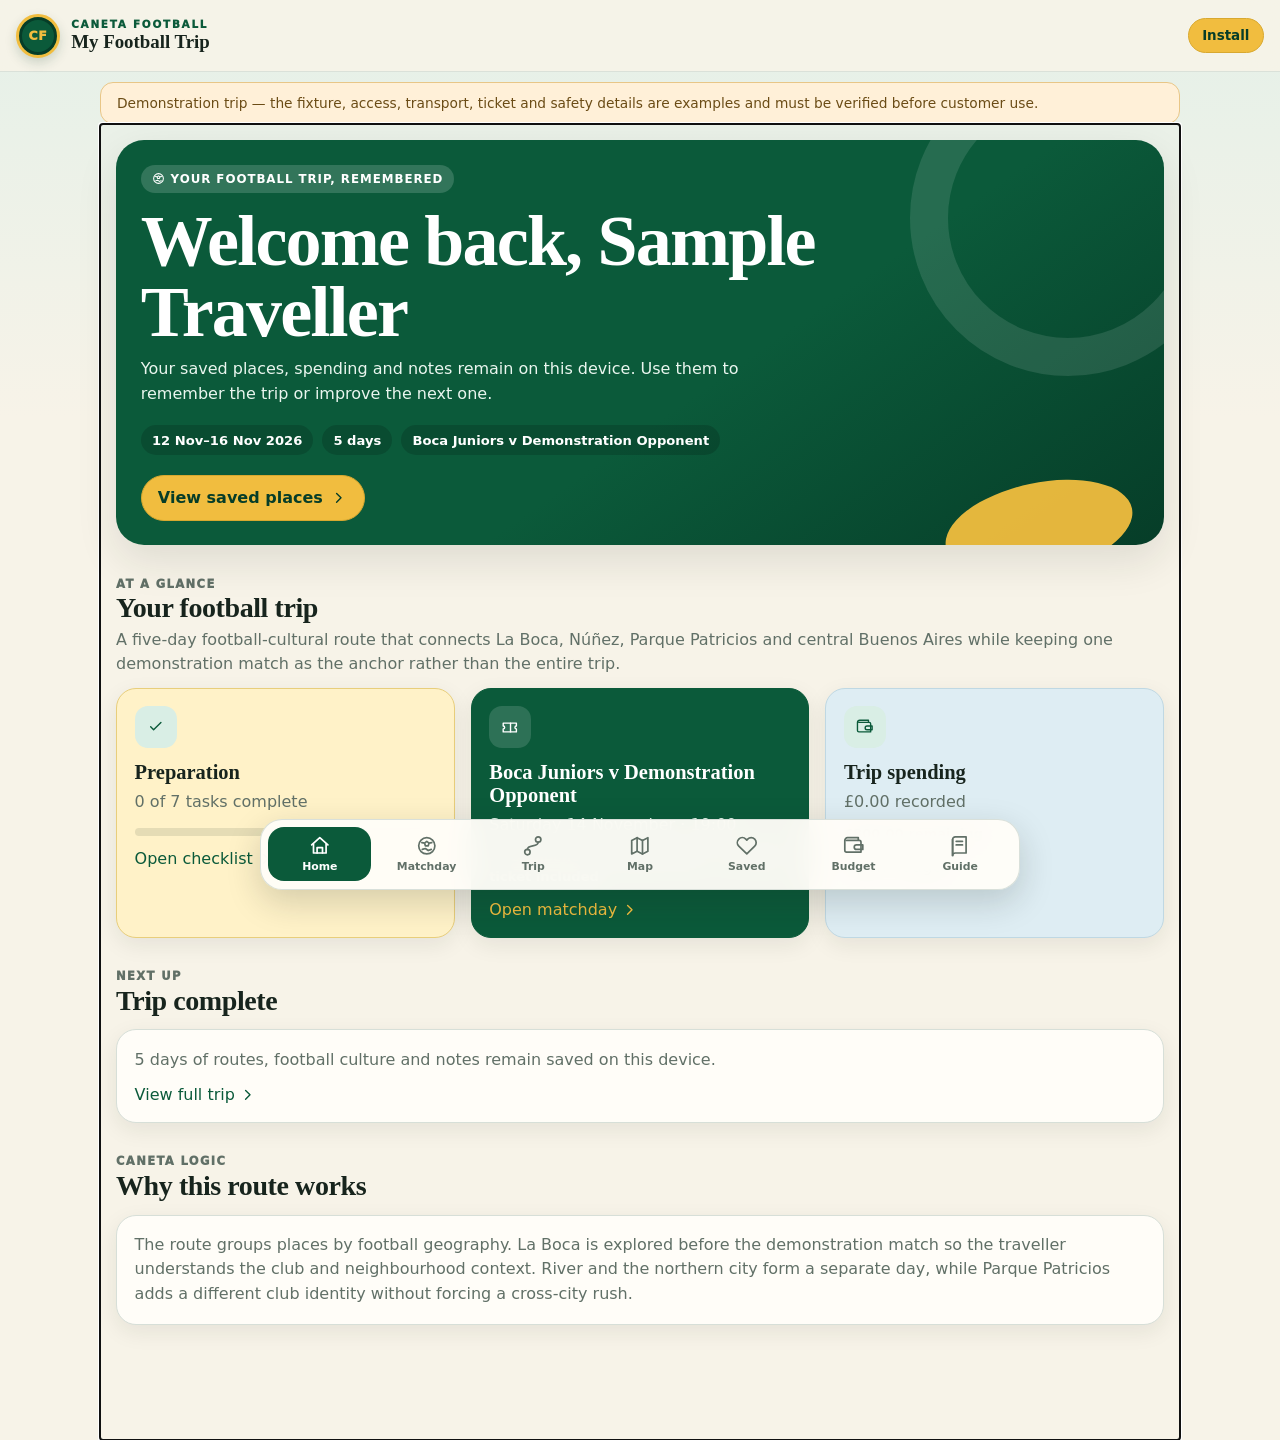
<file: index.html>
<!doctype html>
<html lang="en">
<head>
  <meta charset="utf-8" />
  <meta name="viewport" content="width=device-width, initial-scale=1, viewport-fit=cover" />
  <meta name="theme-color" content="#0b5a3a" />
  <meta name="description" content="Your private, offline-friendly Caneta Football trip companion." />
  <meta name="color-scheme" content="light dark" />
  <link rel="manifest" href="./manifest.webmanifest" />
  <link rel="icon" href="./icons/icon.svg" type="image/svg+xml" />
  <link rel="apple-touch-icon" href="./icons/icon-192.png" />
  <link rel="stylesheet" href="./styles.css" />
  <title>My Football Trip — Caneta Football</title>
</head>
<body>
  <a class="skip-link" href="#main">Skip to content</a>

  <svg class="icon-sprite" aria-hidden="true">
    <symbol id="icon-home" viewBox="0 0 24 24"><path d="m3 11 9-8 9 8"/><path d="M5 10v10h14V10"/><path d="M9 20v-6h6v6"/></symbol>
    <symbol id="icon-ball" viewBox="0 0 24 24"><circle cx="12" cy="12" r="9"/><path d="m9.5 9 2.5-2 2.5 2-.9 3h-3.2zM7 16l3.4-1 3.2 2.3M17 16l-3.4 1.3M6.5 8.5 9.5 9M17.5 8.5 14.5 9"/></symbol>
    <symbol id="icon-route" viewBox="0 0 24 24"><circle cx="6" cy="19" r="3"/><circle cx="18" cy="5" r="3"/><path d="M6 16c0-6 12-2 12-8"/></symbol>
    <symbol id="icon-map" viewBox="0 0 24 24"><path d="m3 6 6-3 6 3 6-3v15l-6 3-6-3-6 3z"/><path d="M9 3v15M15 6v15"/></symbol>
    <symbol id="icon-heart" viewBox="0 0 24 24"><path d="M20.8 4.6a5.5 5.5 0 0 0-7.8 0L12 5.7l-1.1-1.1a5.5 5.5 0 0 0-7.8 7.8L12 21l8.8-8.6a5.5 5.5 0 0 0 0-7.8z"/></symbol>
    <symbol id="icon-wallet" viewBox="0 0 24 24"><path d="M4 6h14a2 2 0 0 1 2 2v11H4a2 2 0 0 1-2-2V6a3 3 0 0 1 3-3h12v3"/><path d="M15 11h7v5h-7a2 2 0 0 1 0-5z"/></symbol>
    <symbol id="icon-guide" viewBox="0 0 24 24"><path d="M4 5a3 3 0 0 1 3-3h12v18H7a3 3 0 0 0-3 3z"/><path d="M4 5v18M8 7h7M8 11h7"/></symbol>
    <symbol id="icon-clock" viewBox="0 0 24 24"><circle cx="12" cy="12" r="9"/><path d="M12 7v5l3 2"/></symbol>
    <symbol id="icon-pin" viewBox="0 0 24 24"><path d="M20 10c0 5-8 11-8 11S4 15 4 10a8 8 0 1 1 16 0z"/><circle cx="12" cy="10" r="2"/></symbol>
    <symbol id="icon-check" viewBox="0 0 24 24"><path d="m5 12 4 4L19 6"/></symbol>
    <symbol id="icon-external" viewBox="0 0 24 24"><path d="M14 4h6v6M20 4l-9 9"/><path d="M18 13v7H4V6h7"/></symbol>
    <symbol id="icon-chevron" viewBox="0 0 24 24"><path d="m9 18 6-6-6-6"/></symbol>
    <symbol id="icon-download" viewBox="0 0 24 24"><path d="M12 3v12m-5-5 5 5 5-5M5 21h14"/></symbol>
    <symbol id="icon-ticket" viewBox="0 0 24 24"><path d="M3 7h18v4a2 2 0 0 0 0 4v4H3v-4a2 2 0 0 0 0-4z"/><path d="M13 7v12"/></symbol>
    <symbol id="icon-shield" viewBox="0 0 24 24"><path d="M12 3 20 6v6c0 5-3.5 8-8 9-4.5-1-8-4-8-9V6z"/><path d="m9 12 2 2 4-5"/></symbol>
    <symbol id="icon-info" viewBox="0 0 24 24"><circle cx="12" cy="12" r="9"/><path d="M12 11v6M12 7h.01"/></symbol>
  </svg>

  <header class="app-header">
    <a class="brand-lockup" href="#home" aria-label="Caneta Football Trip home">
      <div class="brand-mark" aria-hidden="true"><span>CF</span></div>
      <div>
        <p class="eyebrow">CANETA FOOTBALL</p>
        <p class="product-name">My Football Trip</p>
      </div>
    </a>
    <div class="header-actions">
      <span id="offline-pill" class="status-pill" hidden>Offline ready</span>
      <button id="install-button" class="button button--small button--gold" type="button" hidden>Install</button>
    </div>
  </header>

  <div id="network-status" class="network-status" role="status" aria-live="polite"></div>
  <div id="demo-warning" class="demo-warning" hidden></div>

  <main id="main" class="app-main" tabindex="-1">
    <section id="view-home" class="view is-active" data-view="home" aria-labelledby="home-heading"></section>
    <section id="view-matchday" class="view" data-view="matchday" aria-labelledby="matchday-heading"></section>
    <section id="view-trip" class="view" data-view="trip" aria-labelledby="trip-heading"></section>
    <section id="view-map" class="view" data-view="map" aria-labelledby="map-heading"></section>
    <section id="view-saved" class="view" data-view="saved" aria-labelledby="saved-heading"></section>
    <section id="view-budget" class="view" data-view="budget" aria-labelledby="budget-heading"></section>
    <section id="view-guide" class="view" data-view="guide" aria-labelledby="guide-heading"></section>
  </main>

  <nav class="bottom-nav" aria-label="Football trip navigation">
    <button class="nav-item is-active" type="button" data-target="home" aria-current="page"><svg><use href="#icon-home"/></svg><span>Home</span></button>
    <button class="nav-item" type="button" data-target="matchday"><svg><use href="#icon-ball"/></svg><span>Matchday</span></button>
    <button class="nav-item" type="button" data-target="trip"><svg><use href="#icon-route"/></svg><span>Trip</span></button>
    <button class="nav-item" type="button" data-target="map"><svg><use href="#icon-map"/></svg><span>Map</span></button>
    <button class="nav-item" type="button" data-target="saved"><svg><use href="#icon-heart"/></svg><span>Saved</span></button>
    <button class="nav-item" type="button" data-target="budget"><svg><use href="#icon-wallet"/></svg><span>Budget</span></button>
    <button class="nav-item" type="button" data-target="guide"><svg><use href="#icon-guide"/></svg><span>Guide</span></button>
  </nav>

  <template id="place-template">
    <article class="place-card">
      <div class="place-card__visual">
        <span class="place-card__initials"></span>
        <span class="place-card__status"></span>
      </div>
      <div class="place-card__content">
        <div class="place-card__topline"><span class="category-chip"></span><span class="place-card__location"></span></div>
        <h3 class="place-card__title"></h3>
        <p class="place-card__significance"></p>
        <p class="place-card__description"></p>
        <p class="place-card__note"></p>
        <div class="place-card__actions">
          <button class="icon-button save-button" type="button"></button>
          <a class="icon-button map-button" target="_blank" rel="noopener noreferrer"><svg><use href="#icon-pin"/></svg> Map</a>
        </div>
      </div>
    </article>
  </template>

  <input id="import-file" type="file" accept="application/json" hidden />
  <script src="./app.js" type="module"></script>
</body>
</html>
</file>
<file: styles.css>
:root {
  --green: #0b5a3a;
  --green-dark: #063d28;
  --green-soft: #d9eee5;
  --gold: #f1bd3f;
  --gold-soft: #fff2c8;
  --cream: #f7f3e8;
  --paper: #fffdf8;
  --ink: #17241d;
  --muted: #617067;
  --line: #d7dfd8;
  --red: #a84135;
  --red-soft: #f8e3df;
  --blue: #2c5d75;
  --blue-soft: #deedf3;
  --shadow: 0 16px 42px rgba(23, 36, 29, .11);
  --shadow-small: 0 7px 22px rgba(23, 36, 29, .08);
  --radius: 20px;
  color-scheme: light;
  font-family: Inter, ui-sans-serif, system-ui, -apple-system, BlinkMacSystemFont, "Segoe UI", sans-serif;
}

* { box-sizing: border-box; }
html { background: var(--cream); scroll-behavior: smooth; }
body { margin: 0; min-height: 100vh; color: var(--ink); background: linear-gradient(180deg, #e4f0e8 0, var(--cream) 26rem); }
button, textarea, input, select { font: inherit; }
button, a { -webkit-tap-highlight-color: transparent; }
a { color: inherit; }
svg { width: 1.1em; height: 1.1em; fill: none; stroke: currentColor; stroke-width: 1.9; stroke-linecap: round; stroke-linejoin: round; }
.icon-sprite { position: absolute; width: 0; height: 0; overflow: hidden; }
.sr-only { position: absolute; width: 1px; height: 1px; padding: 0; margin: -1px; overflow: hidden; clip: rect(0,0,0,0); white-space: nowrap; border: 0; }

.skip-link { position: fixed; left: 1rem; top: -5rem; z-index: 100; padding: .75rem 1rem; background: var(--ink); color: #fff; border-radius: 10px; }
.skip-link:focus { top: 1rem; }

.app-header {
  position: sticky; top: 0; z-index: 20; display: flex; justify-content: space-between; align-items: center;
  min-height: 72px; padding: env(safe-area-inset-top) 1rem 0;
  background: rgba(247, 243, 232, .92); border-bottom: 1px solid rgba(215, 223, 216, .9); backdrop-filter: blur(16px);
}
.brand-lockup { display: flex; align-items: center; gap: .7rem; text-decoration: none; }
.brand-mark {
  display: grid; place-items: center; width: 44px; height: 44px; border-radius: 50%;
  background: var(--green); color: var(--gold); border: 3px solid var(--gold);
  box-shadow: inset 0 0 0 3px var(--green-dark), 0 5px 12px rgba(6,61,40,.18);
}
.brand-mark span { font-weight: 950; font-size: .78rem; letter-spacing: .06em; }
.eyebrow { margin: 0 0 .05rem; color: var(--green); font-size: .65rem; letter-spacing: .17em; font-weight: 950; }
.product-name { margin: 0; color: var(--ink); font-family: Georgia, "Times New Roman", serif; font-size: 1.18rem; font-weight: 700; }
.header-actions { display: flex; align-items: center; gap: .5rem; }
.status-pill { padding: .38rem .6rem; border-radius: 999px; background: var(--green-soft); color: var(--green); font-size: .72rem; font-weight: 850; }

.button, .icon-button, .filter-chip {
  border: 1px solid var(--line); border-radius: 999px; background: var(--paper); color: var(--ink);
  cursor: pointer; text-decoration: none;
}
.button { display: inline-flex; align-items: center; justify-content: center; gap: .45rem; padding: .78rem 1rem; font-weight: 850; }
.button--small { padding: .58rem .85rem; font-size: .84rem; }
.button--primary { background: var(--green); color: #fff; border-color: var(--green); }
.button--gold { background: var(--gold); color: var(--green-dark); border-color: #d8a82f; }
.button--danger { color: var(--red); }
.button:focus-visible, .icon-button:focus-visible, .filter-chip:focus-visible, .nav-item:focus-visible,
textarea:focus-visible, input:focus-visible, select:focus-visible, summary:focus-visible {
  outline: 3px solid rgba(241, 189, 63, .85); outline-offset: 2px;
}

.network-status, .demo-warning { display: none; max-width: 1080px; margin: .65rem auto 0; padding: .75rem 1rem; border-radius: 13px; font-size: .86rem; }
.network-status.is-visible { display: block; background: var(--gold-soft); color: #6b5110; }
.demo-warning { background: #fff0d8; color: #6b4c16; border: 1px solid #e8c687; }
.demo-warning:not([hidden]) { display: block; }

.app-main { width: min(100%, 1080px); margin: 0 auto; padding: 1rem 1rem calc(7.2rem + env(safe-area-inset-bottom)); }
.view { display: none; }
.view.is-active { display: block; animation: appear .2s ease-out; }
@keyframes appear { from { opacity: .45; transform: translateY(4px); } }

.trip-hero, .match-hero {
  position: relative; overflow: hidden; min-height: 330px; padding: 1.55rem; border-radius: 28px;
  background: linear-gradient(145deg, var(--green) 0 58%, var(--green-dark) 100%); color: #fff; box-shadow: var(--shadow);
}
.trip-hero::after, .match-hero::after {
  content: ""; position: absolute; width: 240px; height: 240px; right: -62px; top: -80px;
  border: 38px solid rgba(255,255,255,.11); border-radius: 50%;
}
.trip-hero::before, .match-hero::before {
  content: ""; position: absolute; width: 190px; height: 90px; right: 30px; bottom: -28px;
  border-radius: 50%; background: var(--gold); opacity: .95; transform: rotate(-12deg);
}
.trip-hero__content, .match-hero__content { position: relative; z-index: 2; max-width: 700px; }
.stage-badge {
  display: inline-flex; align-items: center; gap: .35rem; padding: .42rem .7rem; border-radius: 999px;
  background: rgba(255,255,255,.16); font-size: .74rem; font-weight: 900; text-transform: uppercase; letter-spacing: .08em;
}
.trip-hero h1, .match-hero h1 { margin: .85rem 0 .55rem; font-family: Georgia, "Times New Roman", serif; font-size: clamp(2.2rem, 8vw, 4.5rem); line-height: .98; letter-spacing: -.025em; }
.trip-hero__summary, .match-hero__summary { max-width: 62ch; margin: 0; color: #eaf6ef; font-size: 1rem; line-height: 1.58; }
.hero-meta { display: flex; flex-wrap: wrap; gap: .55rem; margin-top: 1.15rem; }
.hero-meta span { padding: .48rem .7rem; border-radius: 999px; background: rgba(0,0,0,.16); font-size: .82rem; font-weight: 750; }
.hero-action { margin-top: 1.2rem; }

.scoreline { display: grid; grid-template-columns: 1fr auto 1fr; align-items: center; gap: 1rem; margin: 1.3rem 0; }
.team { min-width: 0; }
.team:last-child { text-align: right; }
.team-name { display: block; font-family: Georgia, "Times New Roman", serif; font-size: clamp(1.35rem, 5vw, 2.2rem); font-weight: 700; }
.versus { display: grid; place-items: center; width: 46px; height: 46px; border-radius: 50%; background: var(--gold); color: var(--green-dark); font-weight: 950; }

.section-heading { display: flex; align-items: end; justify-content: space-between; gap: 1rem; margin: 1.65rem 0 .8rem; }
.section-heading h2 { margin: 0; font-family: Georgia, "Times New Roman", serif; font-size: 1.75rem; letter-spacing: -.015em; }
.section-heading p { margin: .25rem 0 0; color: var(--muted); line-height: 1.45; }
.section-label { margin: 0 0 .35rem; color: var(--green); font-size: .72rem; font-weight: 950; letter-spacing: .12em; text-transform: uppercase; }

.dashboard-grid, .summary-grid, .place-grid, .trip-grid, .guide-grid { display: grid; gap: 1rem; }
.dashboard-card, .panel, .place-card, .day-card, .map-card, .match-panel {
  background: var(--paper); border: 1px solid var(--line); border-radius: var(--radius); box-shadow: var(--shadow-small);
}
.dashboard-card, .panel, .match-panel { padding: 1.1rem; }
.dashboard-card--gold { background: var(--gold-soft); border-color: #e8ce7b; }
.dashboard-card--green { background: var(--green); color: #fff; border-color: var(--green); }
.dashboard-card--blue { background: var(--blue-soft); border-color: #bfd8e3; }
.dashboard-card__icon {
  display: grid; place-items: center; width: 42px; height: 42px; margin-bottom: .8rem; border-radius: 13px;
  background: var(--green-soft); color: var(--green);
}
.dashboard-card--green .dashboard-card__icon { background: rgba(255,255,255,.14); color: #fff; }
.dashboard-card h3, .panel h3, .match-panel h3 { margin: 0 0 .35rem; font-family: Georgia, "Times New Roman", serif; font-size: 1.28rem; }
.dashboard-card p, .panel p, .match-panel p { margin: 0; color: var(--muted); line-height: 1.52; }
.dashboard-card--green p { color: #e1f2e8; }
.dashboard-card__meta { margin-top: .65rem !important; font-size: .82rem; font-weight: 750; }
.card-link { display: inline-flex; align-items: center; gap: .25rem; margin-top: .8rem; color: var(--green); font-size: .87rem; font-weight: 900; text-decoration: none; }
.button-link { padding: 0; border: 0; background: none; cursor: pointer; font: inherit; }
.dashboard-card--green .card-link { color: var(--gold); }

.progress { height: 8px; margin-top: .9rem; overflow: hidden; border-radius: 999px; background: rgba(23,36,29,.11); }
.progress span { display: block; height: 100%; border-radius: inherit; background: var(--gold); }

.fact-list, .check-list, .guide-list { display: grid; gap: .7rem; margin: .85rem 0 0; padding: 0; list-style: none; }
.fact-row { display: grid; grid-template-columns: minmax(95px, .38fr) 1fr; gap: .75rem; padding-bottom: .65rem; border-bottom: 1px solid var(--line); }
.fact-row:last-child { border-bottom: 0; padding-bottom: 0; }
.fact-row strong { color: var(--green-dark); }
.fact-row span { color: var(--muted); }

.check-item { display: flex; align-items: flex-start; gap: .65rem; }
.check-item input { margin-top: .2rem; width: 1.1rem; height: 1.1rem; accent-color: var(--green); }
.check-item label { line-height: 1.42; cursor: pointer; }

.timeline-compact { display: grid; gap: 0; margin-top: .75rem; }
.timeline-compact__item { display: grid; grid-template-columns: 66px 1fr; gap: .8rem; padding: .78rem 0; border-bottom: 1px solid var(--line); }
.timeline-compact__item:last-child { border-bottom: 0; }
.timeline-compact__time { color: var(--green); font-weight: 950; }
.timeline-compact__item strong { display: block; }
.timeline-compact__item p { margin-top: .16rem; font-size: .88rem; }

.alert { display: flex; gap: .65rem; padding: .85rem; border-radius: 14px; background: var(--gold-soft); color: #61490e; border: 1px solid #ead384; }
.alert--danger { background: var(--red-soft); color: #7f3028; border-color: #edc2bb; }
.alert--info { background: var(--blue-soft); color: #234d61; border-color: #c1dae4; }
.alert svg { flex: 0 0 auto; margin-top: .15rem; }

.day-card { overflow: hidden; margin-bottom: 1rem; }
.day-card__header {
  display: flex; align-items: start; justify-content: space-between; gap: 1rem; padding: 1.05rem 1.1rem;
  background: linear-gradient(100deg, var(--green-soft), #f0f8f3); cursor: pointer; list-style: none;
}
.day-card__header::-webkit-details-marker { display: none; }
.day-card__header h3 { margin: .15rem 0 0; font-family: Georgia, "Times New Roman", serif; font-size: 1.4rem; }
.day-card__header p { margin: 0; color: var(--green); font-size: .77rem; font-weight: 900; text-transform: uppercase; letter-spacing: .07em; }
.day-card__header svg { flex: 0 0 auto; margin-top: .45rem; transition: transform .2s; }
.day-card[open] .day-card__header svg { transform: rotate(90deg); }
.route-note { display: flex; gap: .75rem; padding: .85rem 1rem; background: #edf5ef; color: var(--green-dark); font-size: .87rem; line-height: 1.45; border-top: 1px solid var(--line); border-bottom: 1px solid var(--line); }
.route-note svg { flex: 0 0 auto; margin-top: .15rem; }
.timeline { padding: .3rem 1rem .9rem; }
.timeline-item { position: relative; display: grid; grid-template-columns: 68px 1fr; gap: .7rem; padding: 1rem 0; border-bottom: 1px solid var(--line); }
.timeline-item:last-child { border-bottom: 0; }
.timeline-item__time { color: var(--green); font-weight: 950; }
.timeline-item__content h4 { margin: .3rem 0 .25rem; font-family: Georgia, "Times New Roman", serif; font-size: 1.15rem; }
.timeline-item__content p { margin: 0; color: var(--muted); line-height: 1.5; }
.type-badge, .category-chip {
  display: inline-flex; align-items: center; width: fit-content; padding: .3rem .55rem; border-radius: 999px;
  font-size: .69rem; font-weight: 900; text-transform: capitalize;
}
.type-fixed { background: var(--red-soft); color: #8c3d2f; }
.type-suggested { background: var(--green-soft); color: var(--green-dark); }
.type-optional { background: var(--gold-soft); color: #72570d; }
.type-food { background: #f9e1c8; color: #8b4f18; }
.type-task { background: var(--blue-soft); color: var(--blue); }
.activity-facts { display: flex; flex-wrap: wrap; gap: .4rem .8rem; margin-top: .55rem; color: var(--ink); font-size: .79rem; }
.activity-actions, .place-card__actions, .panel-actions { display: flex; flex-wrap: wrap; gap: .5rem; margin-top: .8rem; }
.icon-button {
  display: inline-flex; align-items: center; justify-content: center; gap: .32rem; min-height: 40px; padding: .5rem .72rem;
  font-weight: 850; font-size: .83rem;
}
.icon-button.is-active { background: var(--green); color: #fff; border-color: var(--green); }
.alternative-box { margin-top: .75rem; padding: .75rem; border-left: 4px solid var(--gold); border-radius: 0 12px 12px 0; background: #fff8df; }
.alternative-box strong { display: block; margin-bottom: .2rem; }
.alternative-box p { font-size: .87rem; }

.filter-bar { display: flex; gap: .45rem; margin: .8rem -1rem 1rem; padding: 0 1rem .25rem; overflow-x: auto; scrollbar-width: none; }
.filter-bar::-webkit-scrollbar { display: none; }
.filter-chip { flex: 0 0 auto; padding: .57rem .78rem; color: var(--muted); font-size: .8rem; font-weight: 850; }
.filter-chip.is-active { background: var(--green); color: #fff; border-color: var(--green); }
.explore-summary { color: var(--muted); font-size: .86rem; }
.place-grid { grid-template-columns: repeat(auto-fit, minmax(250px, 1fr)); }
.place-card { overflow: hidden; }
.place-card__visual {
  min-height: 105px; display: flex; align-items: center; justify-content: space-between; padding: 1rem;
  background: linear-gradient(135deg, var(--green), var(--green-dark)); color: #fff;
}
.place-card__initials { display: grid; place-items: center; width: 58px; height: 58px; border-radius: 50%; background: var(--gold); color: var(--green-dark); font-family: Georgia, serif; font-weight: 900; font-size: 1.05rem; }
.place-card__status { align-self: flex-start; padding: .28rem .45rem; border-radius: 999px; background: rgba(255,255,255,.15); font-size: .65rem; font-weight: 900; letter-spacing: .06em; }
.place-card__content { padding: 1rem; }
.place-card__topline { display: flex; justify-content: space-between; gap: .7rem; align-items: center; }
.category-chip { background: var(--green-soft); color: var(--green-dark); }
.place-card__location { color: var(--muted); font-size: .74rem; font-weight: 750; }
.place-card h3 { margin: .65rem 0 .3rem; font-family: Georgia, serif; font-size: 1.3rem; }
.place-card__significance { margin: 0 0 .4rem; color: var(--green); font-size: .88rem; font-weight: 800; line-height: 1.4; }
.place-card__description, .place-card__note { margin: 0; color: var(--muted); line-height: 1.48; }
.place-card__note { margin-top: .55rem; padding-top: .55rem; border-top: 1px solid var(--line); font-size: .82rem; }

.map-card { overflow: hidden; }
.map-preview { position: relative; min-height: 190px; background: linear-gradient(135deg, #d9eee5, #f4e8ba); }
.map-preview::before, .map-preview::after { content: ""; position: absolute; border: 2px dashed rgba(11,90,58,.38); border-radius: 50%; }
.map-preview::before { width: 230px; height: 90px; left: 12%; top: 24%; transform: rotate(9deg); }
.map-preview::after { width: 120px; height: 160px; right: 12%; top: 10%; transform: rotate(-14deg); }
.map-pin { position: absolute; display: grid; place-items: center; width: 34px; height: 34px; border-radius: 50% 50% 50% 10%; background: var(--green); color: #fff; transform: rotate(-45deg); box-shadow: var(--shadow-small); }
.map-pin span { transform: rotate(45deg); font-weight: 900; }
.map-pin--1 { left: 20%; top: 30%; }
.map-pin--2 { left: 52%; top: 55%; }
.map-pin--3 { right: 18%; top: 22%; }
.map-card__body { padding: 1.1rem; }
.map-card__body h3 { margin: 0 0 .35rem; font-family: Georgia, serif; font-size: 1.4rem; }
.stop-list { display: grid; gap: .55rem; margin-top: 1rem; }
.stop { display: grid; grid-template-columns: 36px 1fr auto; align-items: center; gap: .65rem; padding: .7rem; border: 1px solid var(--line); border-radius: 14px; text-decoration: none; background: #fff; }
.stop__number { display: grid; place-items: center; width: 30px; height: 30px; border-radius: 50%; background: var(--gold); color: var(--green-dark); font-weight: 950; }
.stop strong, .stop span span { display: block; }
.stop span span { color: var(--muted); font-size: .8rem; margin-top: .1rem; }

.notes-field { display: grid; gap: .35rem; margin-top: .75rem; }
.notes-area, .budget-entry, .form-field input, .form-field select {
  width: 100%; border: 1px solid var(--line); border-radius: 13px; background: #fff; color: var(--ink); padding: .8rem;
}
.notes-area { resize: vertical; }

.budget-hero {
  display: grid; gap: 1rem; padding: 1.15rem; border-radius: var(--radius); color: #fff;
  background: linear-gradient(135deg, var(--green), var(--green-dark)); box-shadow: var(--shadow);
}
.budget-hero h3 { margin: .25rem 0 0; font-family: Georgia, serif; font-size: 2.4rem; }
.budget-hero p { color: #dfefe5; }
.budget-hero__stats { display: grid; grid-template-columns: repeat(3, 1fr); gap: .7rem; }
.budget-hero__stats div { padding: .75rem; border-radius: 14px; background: rgba(255,255,255,.11); }
.budget-hero__stats strong, .budget-hero__stats span { display: block; }
.budget-hero__stats span { margin-top: .2rem; color: #dcebe1; font-size: .75rem; }
.budget-tabs { display: flex; gap: .45rem; margin: 1rem 0; overflow-x: auto; }
.budget-add-card form { display: grid; grid-template-columns: 1fr auto; gap: .6rem; margin-top: .8rem; }
.input-hint { margin-top: .45rem !important; font-size: .8rem; }
.expense-row { display: grid; grid-template-columns: 1fr auto; gap: .8rem; align-items: center; padding: .8rem 0; border-bottom: 1px solid var(--line); }
.expense-row:last-child { border-bottom: 0; }
.expense-row__meta { color: var(--muted); font-size: .78rem; margin-top: .15rem; }
.expense-row__amount { text-align: right; font-weight: 900; }
.form-grid { display: grid; gap: .8rem; }
.form-field { display: grid; gap: .3rem; }
.form-field span { font-size: .8rem; font-weight: 850; color: var(--green-dark); }

.guide-grid { grid-template-columns: repeat(auto-fit, minmax(260px, 1fr)); }
.guide-card { min-height: 100%; }
.guide-list li { padding-bottom: .6rem; border-bottom: 1px solid var(--line); line-height: 1.45; }
.guide-list li:last-child { border-bottom: 0; padding-bottom: 0; }
.guide-list strong { display: block; color: var(--green-dark); margin-bottom: .15rem; }

.empty-state { padding: 1.3rem; border: 1px dashed #b9c7bd; border-radius: var(--radius); color: var(--muted); text-align: center; background: rgba(255,255,255,.55); }
.data-tools { display: flex; flex-wrap: wrap; gap: .55rem; }
.disclosure { margin-top: .8rem; font-size: .79rem; color: var(--muted); }

.bottom-nav {
  position: fixed; z-index: 30; left: 50%; bottom: max(.65rem, env(safe-area-inset-bottom)); transform: translateX(-50%);
  display: flex; width: min(calc(100% - 1rem), 760px); padding: .45rem; gap: .22rem;
  border: 1px solid rgba(215,223,216,.94); border-radius: 22px; background: rgba(255,253,248,.96);
  box-shadow: 0 12px 34px rgba(23,36,29,.18); backdrop-filter: blur(14px); overflow-x: auto; scrollbar-width: none;
}
.bottom-nav::-webkit-scrollbar { display: none; }
.nav-item {
  flex: 1 0 78px; min-height: 54px; padding: .38rem .25rem; border: 0; border-radius: 16px;
  background: transparent; color: var(--muted); cursor: pointer; font-size: .68rem; font-weight: 850;
}
.nav-item svg, .nav-item span { display: block; margin: 0 auto; }
.nav-item svg { width: 1.35rem; height: 1.35rem; margin-bottom: .22rem; }
.nav-item.is-active { background: var(--green); color: #fff; }

@media (min-width: 720px) {
  .dashboard-grid { grid-template-columns: repeat(3, 1fr); }
  .summary-grid { grid-template-columns: repeat(2, 1fr); }
  .trip-grid { grid-template-columns: repeat(2, 1fr); }
  .budget-hero { grid-template-columns: 1fr 1.3fr; align-items: end; }
  .form-grid { grid-template-columns: repeat(2, 1fr); }
}
@media (max-width: 540px) {
  .header-actions .status-pill { display: none; }
  .app-header { padding-left: .75rem; padding-right: .75rem; }
  .trip-hero, .match-hero { min-height: 300px; padding: 1.25rem; }
  .scoreline { gap: .55rem; }
  .versus { width: 40px; height: 40px; }
  .timeline-item { grid-template-columns: 58px 1fr; }
  .budget-add-card form { grid-template-columns: 1fr; }
  .budget-hero__stats { grid-template-columns: 1fr; }
  .fact-row { grid-template-columns: 1fr; gap: .2rem; }
}
@media (prefers-reduced-motion: reduce) {
  *, *::before, *::after { scroll-behavior: auto !important; animation: none !important; transition: none !important; }
}
</file>
